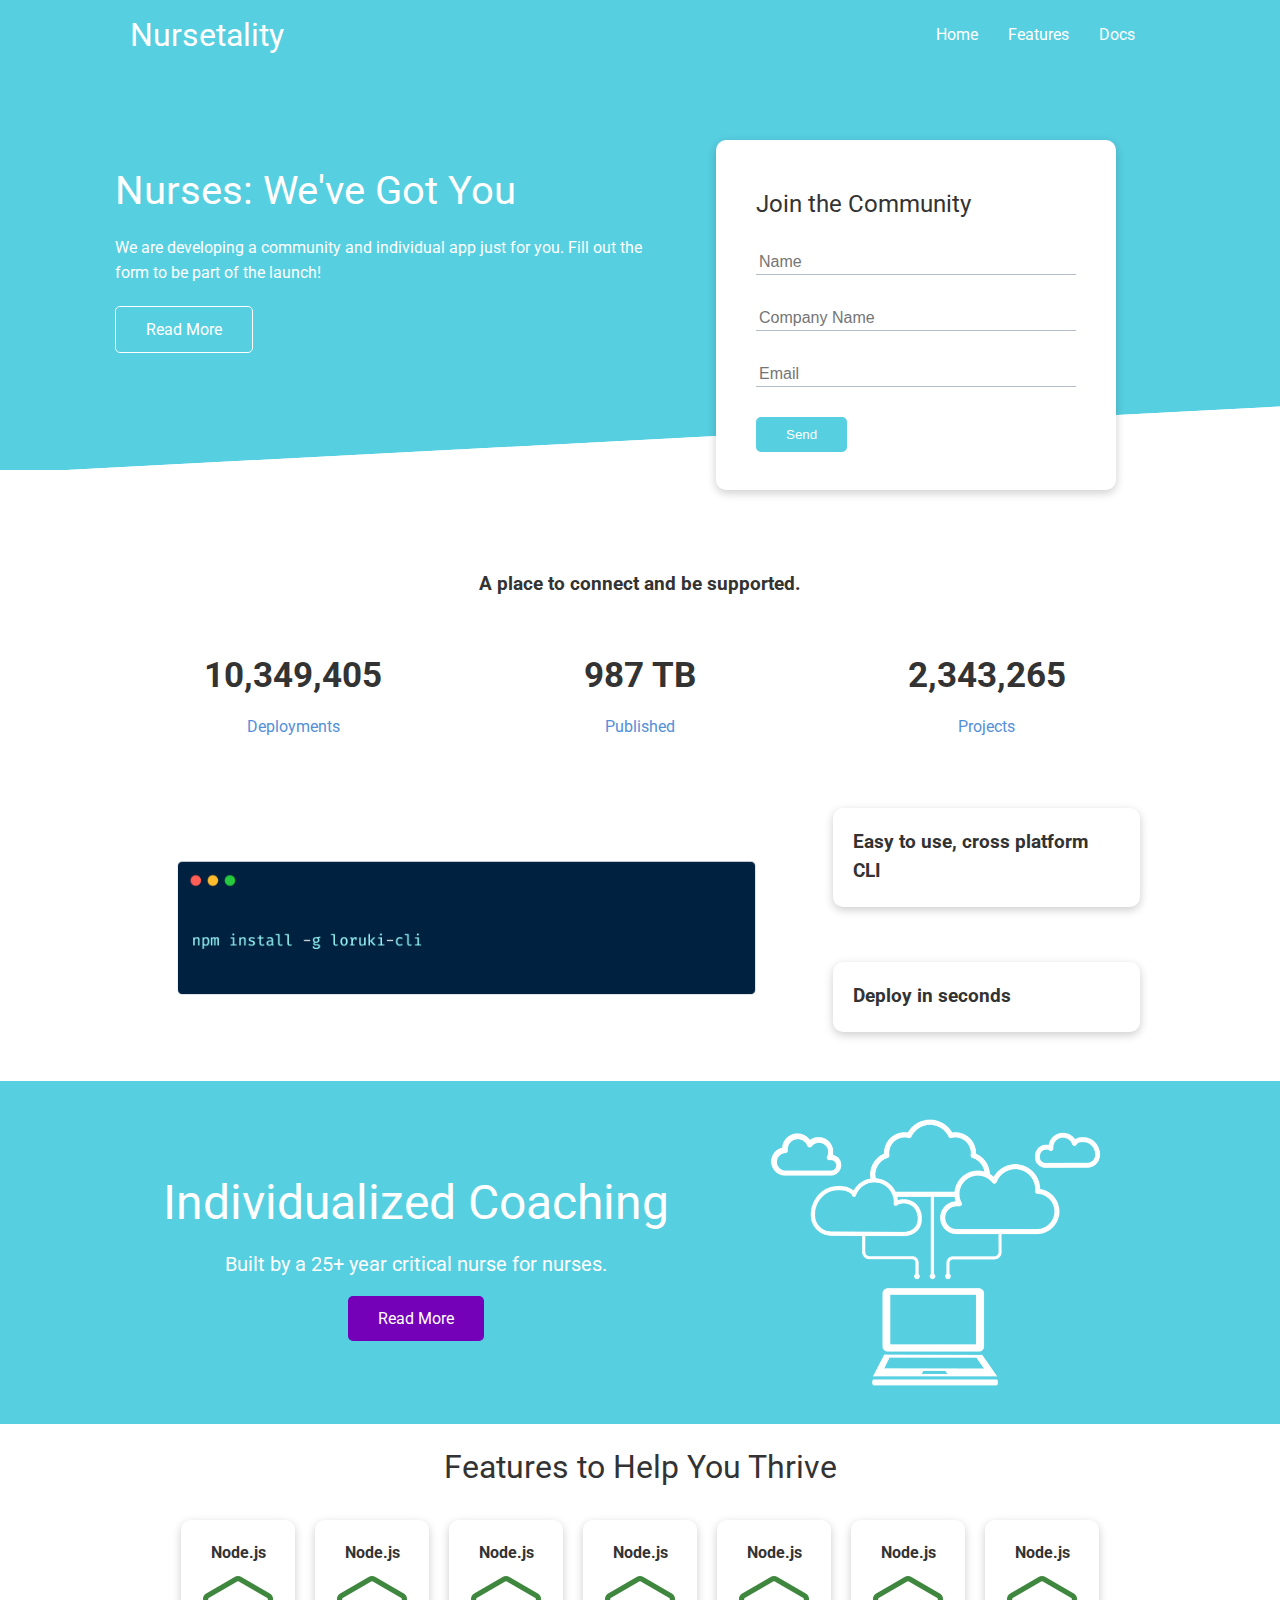
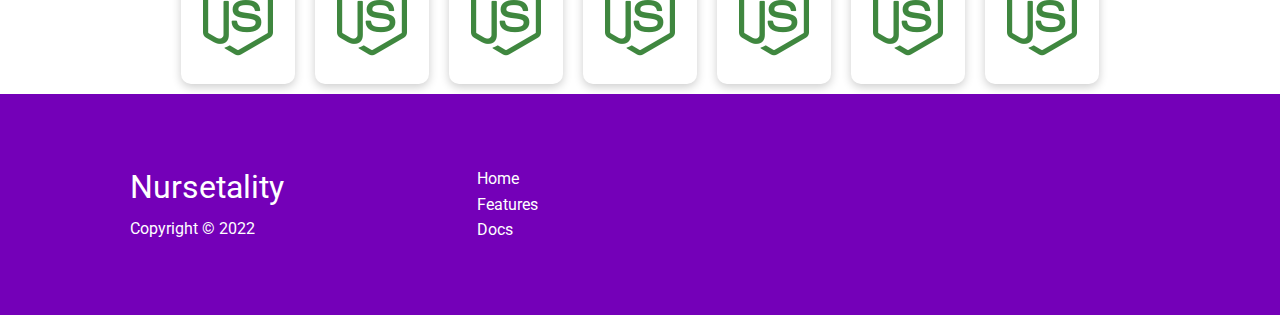
<file: index.html>
<!DOCTYPE html>
<html lang="en">
<head>
    <meta charset="UTF-8">
    <meta http-equiv="X-UA-Compatible" content="IE=edge">
    <meta name="viewport" content="width=device-width, initial-scale=1.0">
    <link rel="stylesheet" href="https://cdnjs.cloudflare.com/ajax/libs/font-awesome/6.2.0/css/all.min.css" 
    integrity="sha512-xh6O/CkQoPOWDdYTDqeRdPCVd1SpvCA9XXcUnZS2FmJNp1coAFzvtCN9BmamE+4aHK8yyUHUSCcJHgXloTyT2A==" 
    crossorigin="anonymous" referrerpolicy="no-referrer" />
    <link rel="stylesheet" href="css/utilities.css">
    <link rel="stylesheet" href="css/style.css">
    <title>Nursetality | Re-imagining the Nursing Experience</title>
</head>
<body>
    <!-- Navbar -->
    <div class="navbar">
        <div class="container flex">
            <h1 class="logo">Nursetality</h1>
            <nav>
                <ul>
                    <li><a href="index.html">Home</a></li>
                    <li><a href="features.html">Features</a></li>
                    <li><a href="docs.html">Docs</a></li>
                </ul>
            </nav>
        </div>
    </div>

    <!-- Showcase -->
    <section class="showcase">
        <div class="container grid">
            <div class="showcase-text">
                <h1>Nurses:  We've Got You</h1>
                <p>We are developing a community and individual app just for you.  
                    Fill out the form to be part of the launch!</p>
                <a href="features.html" class="btn btn-outline">Read More</a>
            </div>

            <div class="showcase-form card">
                <h2>Join the Community</h2>
                <form>
                    <div class="form-control">
                        <input type="text" name="name" placeholder="Name" required>
                    </div>
                    <div class="form-control">
                        <input type="text" name="company" placeholder="Company Name" required>
                    </div>
                    <div class="form-control">
                        <input type="email" name="email" placeholder="Email" required>
                    </div>
                    <input type="submit" value="Send" class="btn btn-primary">
                </form>
            </div>
        </div>
    </section>

    <!-- Stats -->
    <section class="stats">
        <div class="container">
            <h3 class="stats-heading text-center my-1">
                A place to connect and be supported.
            </h3>
            <div class="grid grid-3 text-center my-4">
                <div>
                    <i class="fa-solid fa-x-ray fa-3x"></i>
                    <h3>10,349,405</h3>
                    <p class="text-secondary">Deployments</p>
                </div>
                <div>
                    <i class="fa-solid fa-stethoscope fa-3x"></i>
                    <h3>987 TB</h3>
                    <p class="text-secondary">Published</p>
                </div>
                <div>
                    <i class="fa-regular fa-hospital fa-3x"></i>
                    <h3>2,343,265</h3>
                    <p class="text-secondary">Projects</p>
                </div>
            </div>
        </div>
    </section>

    <!--Cli-->
    <section class="cli">
        <div class="container grid">
            <img src="images/cli.png" alt="">
            <div class="card">
                <h3>Easy to use, cross platform CLI</h3>
            </div>
            <div class="card">
                <h3>Deploy in seconds</h3>
            </div>

        </div>
    </section>

    <!--Cloud-->
    <section class="cloud bg-primary my-2 py-2">
        <div class="container grid">
            <div class="text-center">
                <h2 class="lg">Individualized Coaching</h2>
                <p class="lead my-1">Built by a 25+ year critical nurse for nurses.</p>
                <a href="features.html" class="btn btn-dark">Read More</a>
            </div>
            <img src="images/cloud.png" alt="">
        </div>
    </section>

    <!--Languages-->
    <section class="languages">
        <h2 class="md text-center my-2">
            Features to Help You Thrive
        </h2>
        <div class="container flex">
            <div class="card">
                <h4>Node.js</h4>
                <img src="images/logos/node.png" alt="">
            </div>
            <div class="card">
                <h4>Node.js</h4>
                <img src="images/logos/node.png" alt="">
            </div>
            <div class="card">
                <h4>Node.js</h4>
                <img src="images/logos/node.png" alt="">
            </div>
            <div class="card">
                <h4>Node.js</h4>
                <img src="images/logos/node.png" alt="">
            </div>
            <div class="card">
                <h4>Node.js</h4>
                <img src="images/logos/node.png" alt="">
            </div>
            <div class="card">
                <h4>Node.js</h4>
                <img src="images/logos/node.png" alt="">
            </div>
            <div class="card">
                <h4>Node.js</h4>
                <img src="images/logos/node.png" alt="">
            </div>
        </div>
    </section>

    <!--Footer-->
    <footer class="footer bg-dark py-5">
        <div class="container grid grid-3">
            <div>
                <h1>Nursetality</h1>
                <p>Copyright &copy; 2022</p>
            </div>
            <nav>
                <ul>
                    <li><a href="index.html">Home</a></li>
                    <li><a href="features.html">Features</a></li>
                    <li><a href="docs.html">Docs</a></li>
                </ul>
            </nav>
            <div class="social">
                <a href="#"><i class="fab fa-github fa-2x"></i></a>
                <a href="#"><i class="fab fa-facebook fa-2x"></i></a>
                <a href="#"><i class="fab fa-instagram fa-2x"></i></a>
                <a href="#"><i class="fab fa-twitter fa-2x"></i></a>
            </div>
        </div>
    </footer>

</body>
</html>
</file>
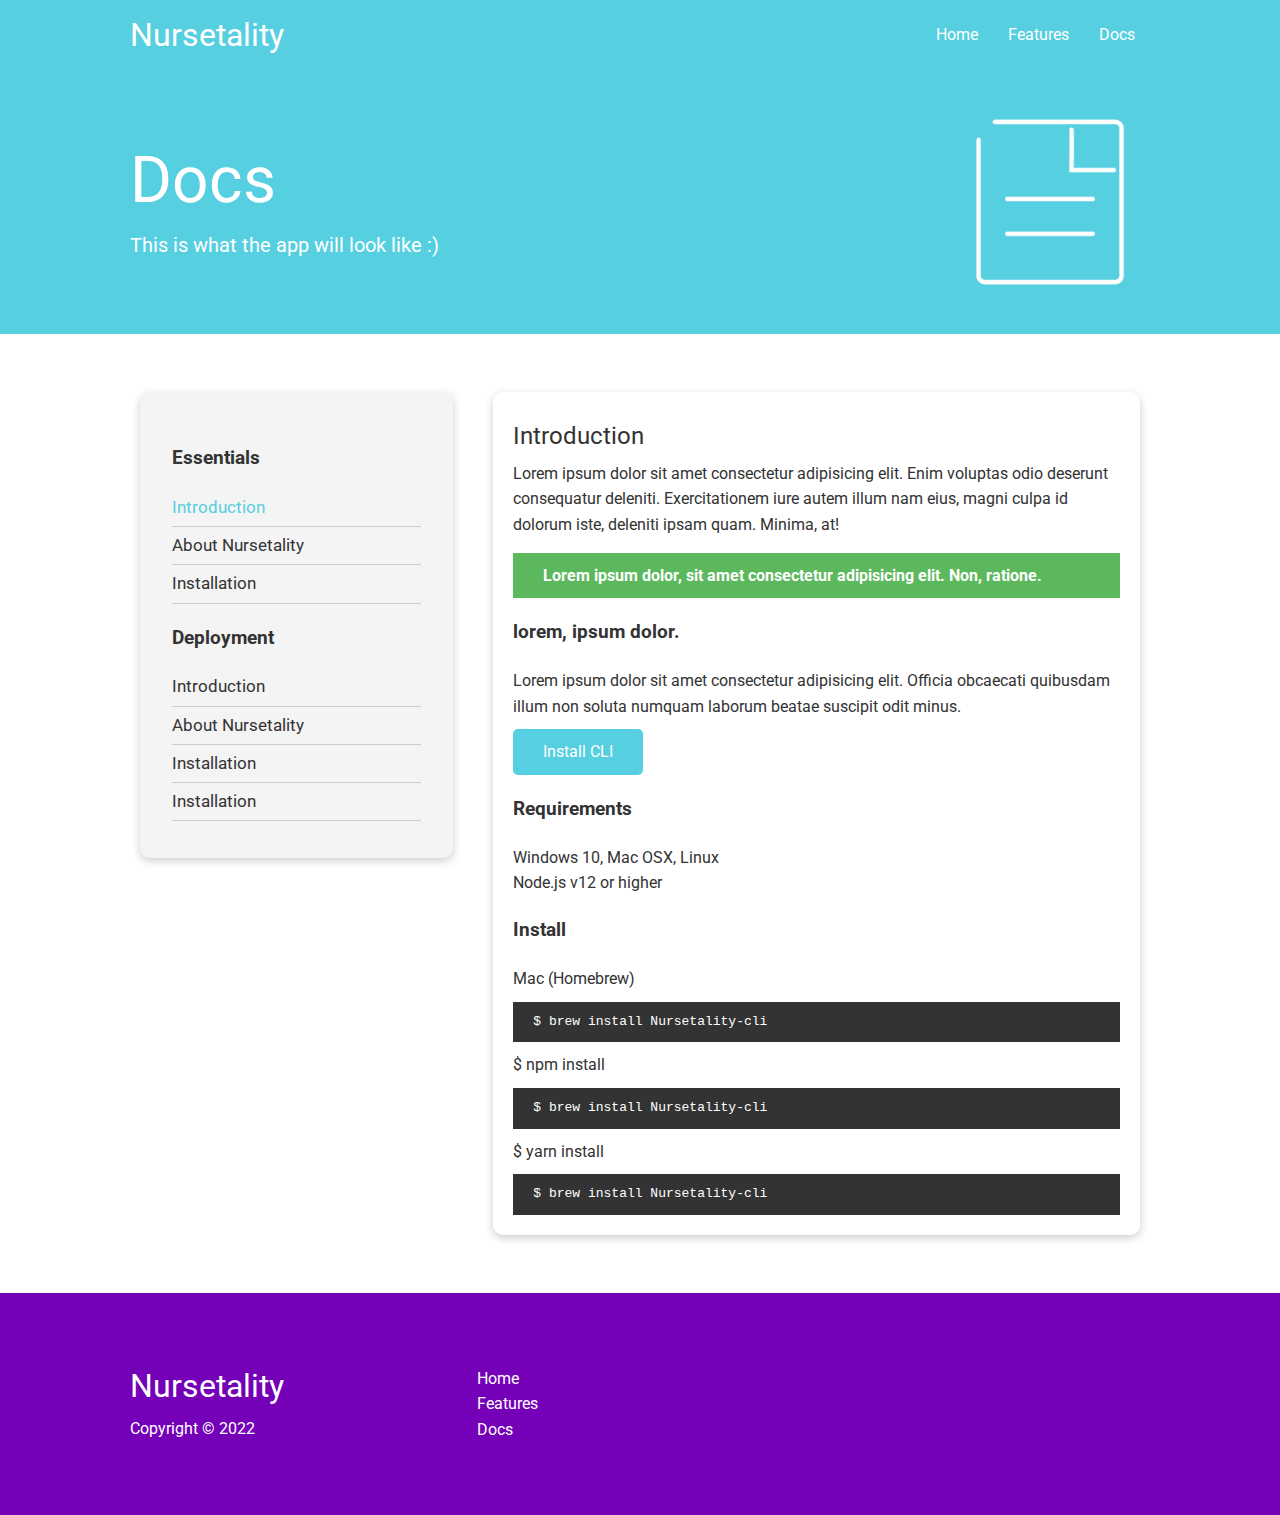
<file: docs.html>
<!DOCTYPE html>
<html lang="en">
<head>
    <meta charset="UTF-8">
    <meta http-equiv="X-UA-Compatible" content="IE=edge">
    <meta name="viewport" content="width=device-width, initial-scale=1.0">
    <link rel="stylesheet" href="https://cdnjs.cloudflare.com/ajax/libs/font-awesome/6.2.0/css/all.min.css" 
    integrity="sha512-xh6O/CkQoPOWDdYTDqeRdPCVd1SpvCA9XXcUnZS2FmJNp1coAFzvtCN9BmamE+4aHK8yyUHUSCcJHgXloTyT2A==" 
    crossorigin="anonymous" referrerpolicy="no-referrer" />
    <link rel="stylesheet" href="css/utilities.css">
    <link rel="stylesheet" href="css/style.css">
    <title>Nursetality | Re-imagining the Nursing Experience</title>
</head>
<body>
    <!-- Navbar -->
    <div class="navbar">
        <div class="container flex">
            <h1 class="logo">Nursetality</h1>
            <nav>
                <ul>
                    <li><a href="index.html">Home</a></li>
                    <li><a href="index.html">Features</a></li>
                    <li><a href="index.html">Docs</a></li>
                </ul>
            </nav>
        </div>
    </div>

    <!--Head-->
    <section class="docs-head bg-primary py-3">
        <div class="container grid">
            <div>
                <h1 class="xl">Docs</h1>
                <p class="lead">
                    This is what the app will look like :)
                </p>
            </div>
            <img src="images/docs.png" alt="">
        </div>
    </section>

    <!--Docs Main-->
    <section class="docs-main my-4">
        <div class="container grid">
            <div class="card bg-light p-3">
                <h3 class="my-2">Essentials</h3>
                <nav>
                    <ul>
                        <li><a class="text-primary" href="#">Introduction</a></li>
                        <li><a href="#">About Nursetality</a></li>
                        <li><a href="#">Installation</a></li>
                    </ul>
                </nav>

                <h3 class="my-2">Deployment</h3>
                <nav>
                    <ul>
                        <li><a href="#">Introduction</a></li>
                        <li><a href="#">About Nursetality</a></li>
                        <li><a href="#">Installation</a></li>
                        <li><a href="#">Installation</a></li>
                    </ul>
                </nav>
            </div>
            <div class="card">
                <h2>Introduction</h2>
                <p>Lorem ipsum dolor sit amet consectetur adipisicing elit. 
                    Enim voluptas odio deserunt consequatur deleniti. 
                    Exercitationem iure autem illum nam eius, magni culpa id dolorum iste, 
                    deleniti ipsam quam. Minima, at!</p>

                    <div class="alert alert-success">
                        <i class="fas fa-info"></i>
                        Lorem ipsum dolor, sit amet consectetur adipisicing elit. 
                        Non, ratione.
                    </div>

                    <h3>lorem, ipsum dolor.</h3>
                    <p>Lorem ipsum dolor sit amet consectetur adipisicing elit. 
                        Officia obcaecati quibusdam illum non soluta numquam laborum 
                        beatae suscipit odit minus.</p>
                    <a href="#" class="btn btn-primary">Install CLI</a>

                    <h3>Requirements</h3>
                    <ul>
                        <li>Windows 10, Mac OSX, Linux</li>
                        <li>Node.js v12 or higher</li>
                    </ul>

                    <h3>Install</h3>
                    <p>Mac (Homebrew)</p>
                    <pre><code>$ brew install Nursetality-cli</code></pre>
                    <p>$ npm install </p>
                    <pre><code>$ brew install Nursetality-cli</code></pre>
                    <p>$ yarn install</p>
                    <pre><code>$ brew install Nursetality-cli</code></pre>
            </div>
        </div>
    </section>


    <!--Footer-->
    <footer class="footer bg-dark py-5">
        <div class="container grid grid-3">
            <div>
                <h1>Nursetality</h1>
                <p>Copyright &copy; 2022</p>
            </div>
            <nav>
                <ul>
                    <li><a href="index.html">Home</a></li>
                    <li><a href="features.html">Features</a></li>
                    <li><a href="docs.html">Docs</a></li>
                </ul>
            </nav>
            <div class="social">
                <a href="#"><i class="fab fa-github fa-2x"></i></a>
                <a href="#"><i class="fab fa-facebook fa-2x"></i></a>
                <a href="#"><i class="fab fa-instagram fa-2x"></i></a>
                <a href="#"><i class="fab fa-twitter fa-2x"></i></a>
            </div>
        </div>
    </footer>

</body>
</html>
</file>
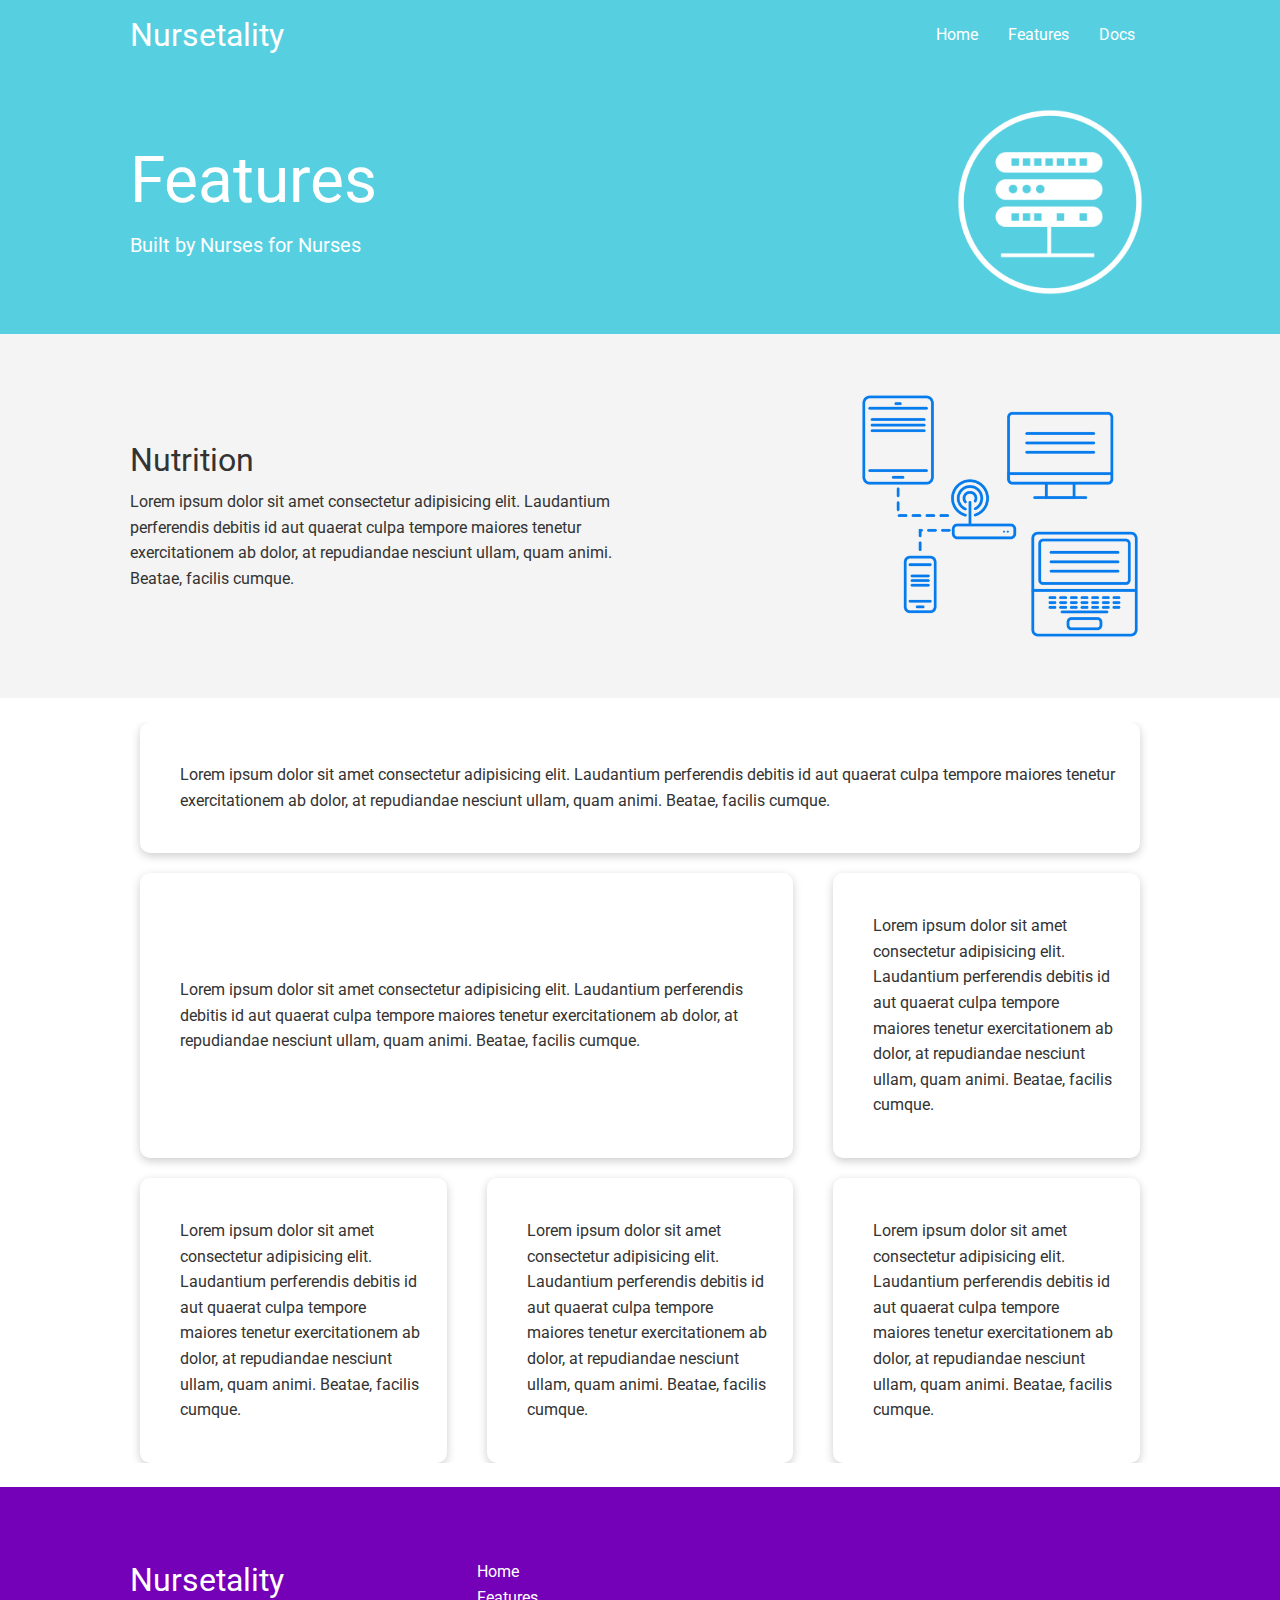
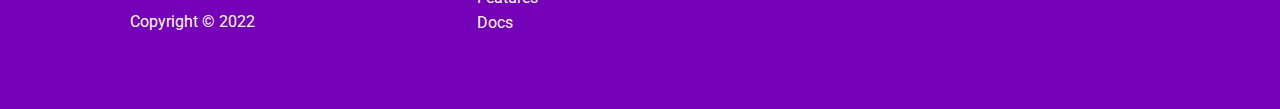
<file: features.html>
<!DOCTYPE html>
<html lang="en">
<head>
    <meta charset="UTF-8">
    <meta http-equiv="X-UA-Compatible" content="IE=edge">
    <meta name="viewport" content="width=device-width, initial-scale=1.0">
    <link rel="stylesheet" href="https://cdnjs.cloudflare.com/ajax/libs/font-awesome/6.2.0/css/all.min.css" 
    integrity="sha512-xh6O/CkQoPOWDdYTDqeRdPCVd1SpvCA9XXcUnZS2FmJNp1coAFzvtCN9BmamE+4aHK8yyUHUSCcJHgXloTyT2A==" 
    crossorigin="anonymous" referrerpolicy="no-referrer" />
    <link rel="stylesheet" href="css/utilities.css">
    <link rel="stylesheet" href="css/style.css">
    <title>Nursetality | Re-imagining the Nursing Experience</title>
</head>
<body>
    <!-- Navbar -->
    <div class="navbar">
        <div class="container flex">
            <h1 class="logo">Nursetality</h1>
            <nav>
                <ul>
                    <li><a href="index.html">Home</a></li>
                    <li><a href="index.html">Features</a></li>
                    <li><a href="index.html">Docs</a></li>
                </ul>
            </nav>
        </div>
    </div>

    <!--Head-->
    <section class="features-head bg-primary py-3">
        <div class="container grid">
            <div>
                <h1 class="xl">Features</h1>
                <p class="lead">
                    Built by Nurses for Nurses 
                </p>
            </div>
            <img src="images/server.png" alt="">
        </div>
    </section>

    <!--Sub head-->
    <section class="features-sub-head bg-light py-3">
        <div class="container grid">
            <div>
                <h1 class="md">Nutrition</h1>
                <p>
                    Lorem ipsum dolor sit amet consectetur adipisicing elit. 
                    Laudantium perferendis debitis id aut quaerat culpa tempore maiores tenetur 
                    exercitationem ab dolor, at repudiandae nesciunt ullam, quam animi. 
                    Beatae, facilis cumque.
                </p>
            </div>
            <img src="images/server2.png" alt="">
        </div>
    </section>

    <section class="features-main my-2">
        <div class="container grid grid-3">
            <div class="card flex">
                <i class="fa fa-server fa-3x"></i>
                <p>
                    Lorem ipsum dolor sit amet consectetur adipisicing elit. 
                    Laudantium perferendis debitis id aut quaerat culpa tempore maiores tenetur 
                    exercitationem ab dolor, at repudiandae nesciunt ullam, quam animi. 
                    Beatae, facilis cumque.
                </p>
            </div>
            <div class="card flex">
                <i class="fa fa-server fa-3x"></i>
                <p>
                    Lorem ipsum dolor sit amet consectetur adipisicing elit. 
                    Laudantium perferendis debitis id aut quaerat culpa tempore maiores tenetur 
                    exercitationem ab dolor, at repudiandae nesciunt ullam, quam animi. 
                    Beatae, facilis cumque.
                </p>
            </div>
            <div class="card flex">
                <i class="fa fa-server fa-3x"></i>
                <p>
                    Lorem ipsum dolor sit amet consectetur adipisicing elit. 
                    Laudantium perferendis debitis id aut quaerat culpa tempore maiores tenetur 
                    exercitationem ab dolor, at repudiandae nesciunt ullam, quam animi. 
                    Beatae, facilis cumque.
                </p>
            </div>
            <div class="card flex">
                <i class="fa fa-server fa-3x"></i>
                <p>
                    Lorem ipsum dolor sit amet consectetur adipisicing elit. 
                    Laudantium perferendis debitis id aut quaerat culpa tempore maiores tenetur 
                    exercitationem ab dolor, at repudiandae nesciunt ullam, quam animi. 
                    Beatae, facilis cumque.
                </p>
            </div>
            <div class="card flex">
                <i class="fa fa-server fa-3x"></i>
                <p>
                    Lorem ipsum dolor sit amet consectetur adipisicing elit. 
                    Laudantium perferendis debitis id aut quaerat culpa tempore maiores tenetur 
                    exercitationem ab dolor, at repudiandae nesciunt ullam, quam animi. 
                    Beatae, facilis cumque.
                </p>
            </div>
            <div class="card flex">
                <i class="fa fa-server fa-3x"></i>
                <p>
                    Lorem ipsum dolor sit amet consectetur adipisicing elit. 
                    Laudantium perferendis debitis id aut quaerat culpa tempore maiores tenetur 
                    exercitationem ab dolor, at repudiandae nesciunt ullam, quam animi. 
                    Beatae, facilis cumque.
                </p>
            </div>

        </div>
    </section>

    <!--Footer-->
    <footer class="footer bg-dark py-5">
        <div class="container grid grid-3">
            <div>
                <h1>Nursetality</h1>
                <p>Copyright &copy; 2022</p>
            </div>
            <nav>
                <ul>
                    <li><a href="index.html">Home</a></li>
                    <li><a href="features.html">Features</a></li>
                    <li><a href="docs.html">Docs</a></li>
                </ul>
            </nav>
            <div class="social">
                <a href="#"><i class="fab fa-github fa-2x"></i></a>
                <a href="#"><i class="fab fa-facebook fa-2x"></i></a>
                <a href="#"><i class="fab fa-instagram fa-2x"></i></a>
                <a href="#"><i class="fab fa-twitter fa-2x"></i></a>
            </div>
        </div>
    </footer>

</body>
</html>
</file>
<file: css/utilities.css>
/* Utilities - classes we will use all around the website */

.container {
    max-width: 1100px;
    margin: 0 auto;
    overflow: auto; 
    padding: 0 40px;
}

.card {
    background-color: #fff;
    border-radius: 10px;
    box-shadow: 0 3px 10px rgba(0, 0, 0, 0.2);
    padding: 20px;
    margin: 10px;
    color: #333;
}

.btn {
    display: inline-block;
    padding: 10px 30px;
    cursor: pointer;
    background: var(--primary-color);
    color: #fff;
    border: none;
    border-radius: 5px;
}

.btn-outline {
    background-color: transparent;
    border: 1px #fff solid;
}

.btn:hover {
    transform: scale(.98);
}

/* Backgrounds and colored buttons */
.bg-primary, 
.btn-primary {
    background-color: var(--primary-color);
    color: #fff;
}

.bg-secondary, 
.btn-secondary {
    background-color: var(--secondary-color);
    color: #fff;
}

.bg-dark, 
.btn-dark {
    background-color: var(--dark-color);
    color: #fff;

}

.bg-light, 
.btn-light {
    background-color: var(--light-color);
    color: #333;

}

.bg-primary a,
.btn-primary a,
.bg-secondary a,
.btn-secondary a,
.bg-dark a,
.btn-dark a {
    color: #fff;
}

/* Text colors */
.text-primary {
    color: var(--primary-color);
}

.text-secondary {
    color: var(--secondary-color);
}

.text-dark {
    color: var(--dark-color);
}
 
.text-light {
    color: var(--light-color);
}

/* Text sizes */
.lead {
    font-size: 20px;
}

.sm {
    font-size: 1 rem;
}

.md {
    font-size: 2rem;
}

.lg {
    font-size: 3rem;
}

.xl {
    font-size: 4rem;
}

.text-center {
    text-align: center;
}

/* Alert */
.alert {
    background-color: var(--light-color);
    padding: 10px 20px;
    font-weight: bold;
    margin: 15px 0;
}

.alert i {
    margin-right: 10px;
}

.alert-success {
    background-color: var(--success-color);
    color: #fff;
}

.alert-error {
    background-color: var(--error-color);
    color: #fff;
}

.flex {
    display: flex; 
    justify-content: center; 
    align-items: center;
    height: 100%
}

.grid {
    display: grid;
    grid-template-columns: repeat(2, 1fr);
    gap: 20px;
    justify-content: center;
    align-items: center;  
}

.grid-3 {
    grid-template-columns: repeat(3, 1fr);
}

/* Margin */

/* Y access only */

.my-1 {
    margin: 1rem 0;
}

.my-2 {
    margin: 1.5rem 0;
}

.my-3 {
    margin: 2rem 0;
}

.my-4 {
    margin: 3rem 0;
}

.my-5 {
    margin: 4rem 0;
}

/* All the way around */

.m-1 {
    margin: 1rem;
}

.m-2 {
    margin: 1.5rem;
}

.m-3 {
    margin: 2rem;
}

.m-4 {
    margin: 3rem;
}

.m-5 {
    margin: 4rem;
}

/* Padding */

/* Y access only */

.py-1 {
    padding: 1rem 0;
}

.py-2 {
    padding: 1.5rem 0;
}

.py-3 {
    padding: 2rem 0;
}

.py-4 {
    padding: 3rem 0;
}

.py-5 {
    padding: 4rem 0;
}

/* All the way around */

.p-1 {
    padding: 1rem;
}

.p-2 {
    padding: 1.5rem;
}

.p-3 {
    padding: 2rem;
}

.p-4 {
    padding: 3rem;
}

.p-5 {
    padding: 4rem;
}
</file>
<file: css/style.css>
@import url('https://fonts.googleapis.com/css2?family=Lato:wght@300&family=Roboto:wght@300&display=swap');

/* Custom properties that we can use across the website */

:root {
   --primary-color: #56CFE1;
   --secondary-color: #5390D9;
   --dark-color: #7400B8;
   --light-color: #f4f4f4;
   --success-color: #5cb85c;
   --error-color: #d9534f;
}

* {
    box-sizing: border-box;
    padding: 0;
    margin: 0;
}

body {
    font-family: 'Roboto', sans-serif;
    color: #333;
    line-height: 1.6;
}

ul {
    list-style-type: none;
}

a {
    text-decoration: none;
    color: #333;
}

h1, h2 {
    font-weight: 400;
    line-height: 1.2;
    margin: 10px 0;
}

p {
    margin: 10px 0;
}

img {
    width: 100%;
}

code, pre {
    background: #333;
    color: #fff;
    padding: 10px;
}

/* Navbar styling */

.navbar {
    background-color: var(--primary-color);
    color: #fff;
    height: 70px;
}

.navbar ul {
    display: flex; 
}

.navbar a {
    color: #fff;
    padding:  10px;
    margin: 0 5px;
}

.navbar a:hover {
    border-bottom: 2px #fff solid;
}

.navbar .flex {
    justify-content: space-between;
}

/* Showcase - also called hero */

.showcase {
    height: 400px;
    background-color: var(--primary-color);
    color: #fff;
    position: relative;
}

.showcase h1 {
    font-size: 40px;
}

.showcase p {
    margin: 20px 0;
}

.showcase .grid {
    overflow: visible; 
    grid-template-columns: 55% 45%;
    gap: 30px;
}

.showcase-text {
    animation: slideInFromLeft 1s ease-in;
}

.showcase-form {
    position: relative;
    top: 60px;
    height: 350px;
    width: 400px;
    padding: 40px;
    z-index: 100; 
    animation: slideInFromRight 1s ease-in;
}

.showcase-form .form-control {
    margin: 30px 0;
}

.showcase-form input[type='text'],
.showcase-form input[type='email'] {
    border: 0;
    border-bottom: 1px solid #b4becb; 
    width: 100%;
    padding: 3px;
    font-size: 16px;
}

.showcase-form input:focus {
    outline: none; 
}

.showcase::before, 
.showcase::after {
    content: '';
    position: absolute;
    height: 100px;
    height: 100px;
    bottom: -70px;
    right: 0;
    left: 0;
    background: #fff;
    transform: skewY(-3deg);
    -webkit-transform: skewY(-3deg);
    -moz-transform: skewY(-3deg);
    -ms-transform: skewY(-3deg);
}

/* Stats */
.stats {
    padding-top: 100px;
    animation: slideInFromBottom 1s ease-in;
}

.stats-heading {
    max-width: 500px;
    margin: auto;
}

.stats .grid h3 {
    font-size: 35px;
}

.stats .grip p {
    font-size: 20px;
    font-weight: bold;
}

/* Cli */
.cli .grid {
    grid-template-columns: repeat(3, 1fr);
    grid-template-rows: repeat(2, 1fr);
}

.cli .grid > *:first-child {
    grid-column: 1 / span 2;
    grid-row: 1 / span 2;
}

/* Cloud */

.cloud .grid {
    grid-template-columns: 4fr 3fr;
}

/* Languages */

.languages .flex {
    flex-wrap: wrap;
}

.languages .card {
    text-align: center;
    margin: 18px 10px 40 px;
    transition: transform 0.2 ease-in;
}

.languages .card h4 {
    font-size: 20 px;
    margin-bottom: 10px;
}

.languages .card:hover {
    transform: translateY(-15px);
}

/* Features */
.features-head img, 
.docs-head img {
    width: 200px;
    justify-self: flex-end;
}

.features-sub-head img {
    width: 300px;
    justify-self: flex-end;
}

.features-main .card > i {
    margin-right: 20px;
}

.features-main .grid > i {
    padding: 30px;
}

.features-main .grid > *:first-child {
    grid-column: 1 / span 3;
}

.features-main .grid > *:nth-child(2) {
    grid-column: 1 / span 2;
}

/* Docs */
.docs-main h3 {
    margin: 20px 0;
}

.docs-main .grid {
    grid-template-columns: 1fr 2fr;
    align-items: flex-start;
}

.docs-main nav li {
    font-size: 17px;
    padding-bottom: 5px;
    margin-bottom: 5px;
    border-bottom: 1px #ccc solid;
}

.docs-main a:hover {
    font-weight: bold;
}

/* Footer */
.footer .social a {
    margin: 0 10px;
}

/* Animations */
@keyframes slideInFromLeft {
    0% {
        transform: translateX(-100%);
    }
    100% {
        transform: translateX(0);
    }
}

@keyframes slideInFromRight {
    0% {
        transform: translateX(100%);
    }
    100% {
        transform: translateX(0);
    }
}

@keyframes slideInFromTop {
    0% {
        transform: translateY(-100%);
    }
    100% {
        transform: translateX(0);
    }
}

@keyframes slideInFromBottom {
    0% {
        transform: translateY(100%);
    }
    100% {
        transform: translateX(0);
    }
}

/* Tablets and under */
@media(max-width: 768px) {
    .grid, 
    .showcase .grid,
    .stats .grid,
    .cli .grid,
    .cloud .grid,
    .features-main .grid,
    .docs-main .grid {
        grid-template-columns: 1fr;
        grid-template-rows: 1fr;
    }

    .showcase {
        height: auto;
    }

    .showcase-text {
        text-align: center;
        margin-top: 40px;
        animation: slideInFromTop 1s ease-in;
    }

    .showcase-form {
        justify-self: center;
        margin: auto;
        animation: slideInFromBottom 1s ease-in;
    }

    .cli .grid > *:first-child {
        grid-column: 1;
        grid-row: 1;
    }

    .features-head,
    .features-sub-head,
    .docs-head {
        text-align: center;
    }

    .features-head img,
    .features-sub-head img,
    .docs-head img {
        justify-self: center;
    }

    .features-main .grid > *:first-child,
    .features-main .grid > *:nth-child(2) {
        grid-column: 1;
    }
}


/* Mobile */
@media(max-width: 500px) {
    .navbar {
        height: 110px;
    }

    .navbar .flex {
        flex-direction: column;
    }

    .navbar ul {
        padding: 10px;
        background-color: rgba(0, 0, 0, 0.1);
    }
}
</file>
